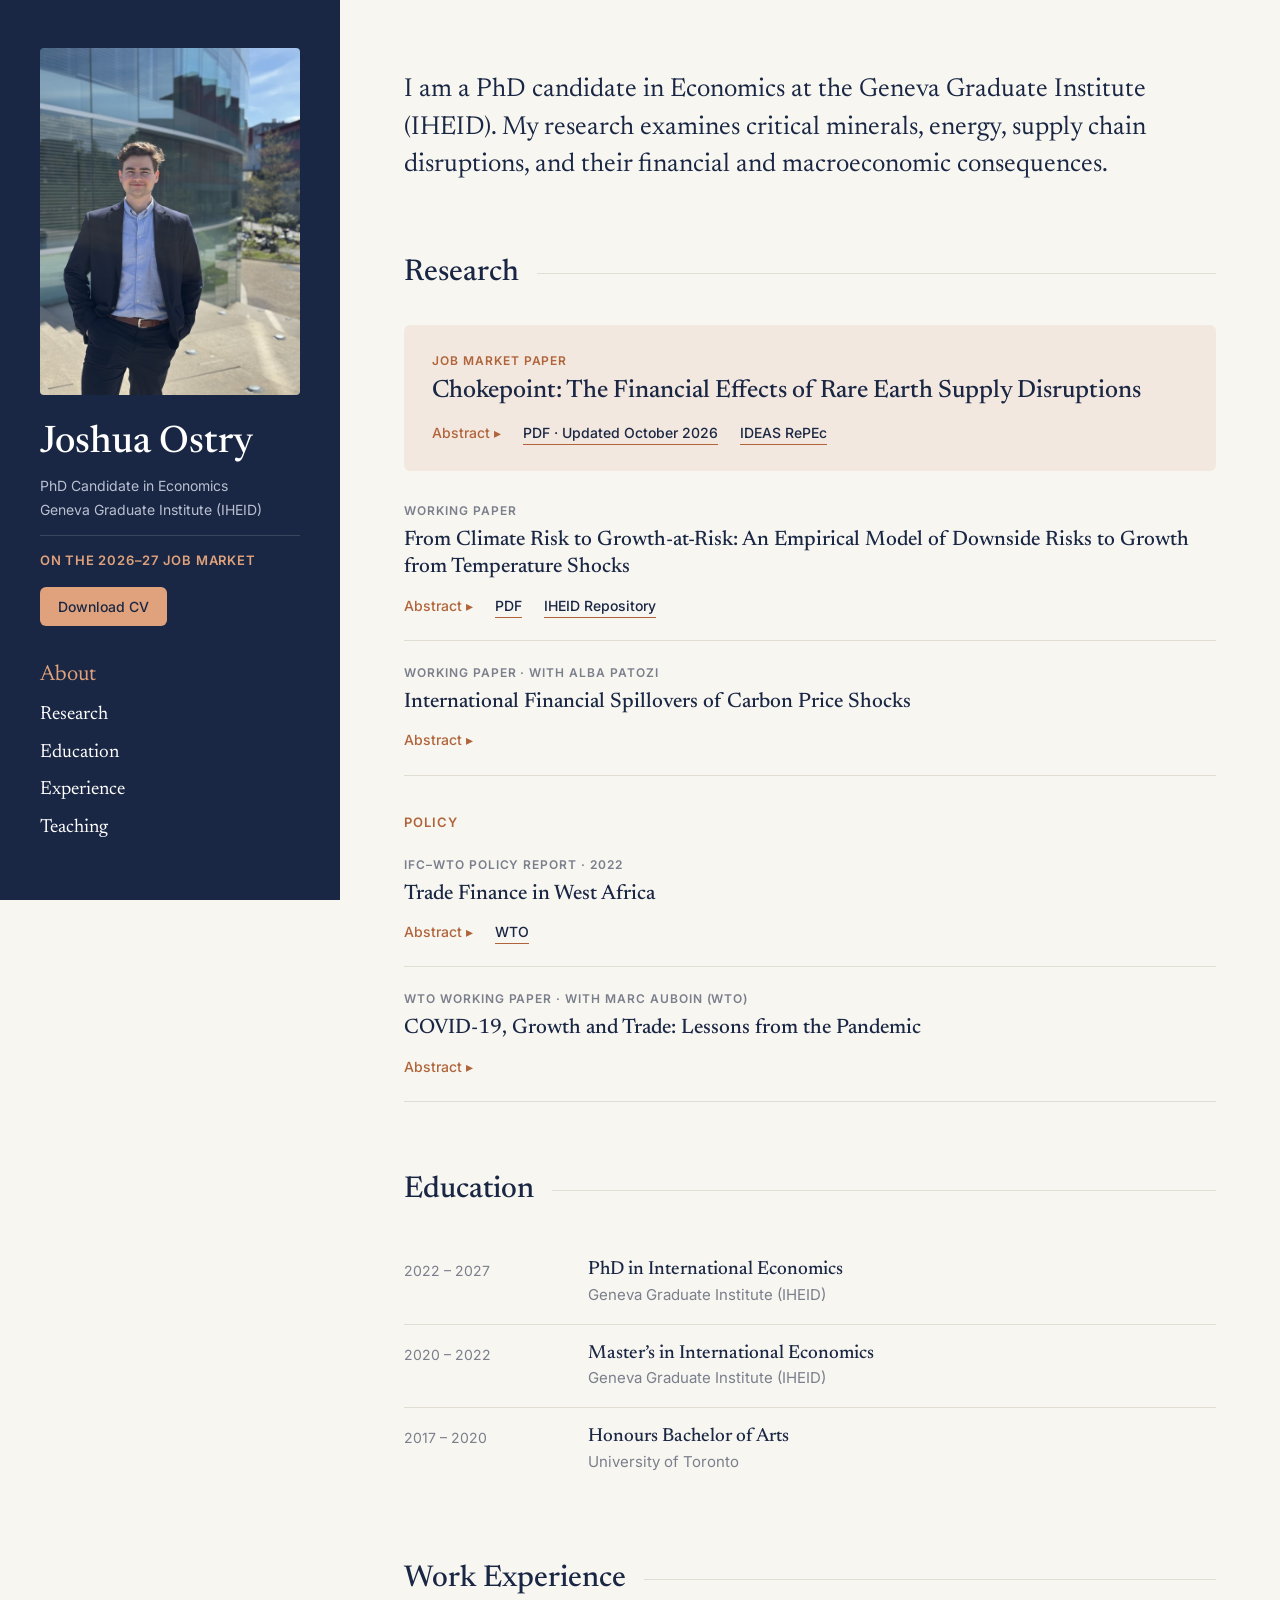
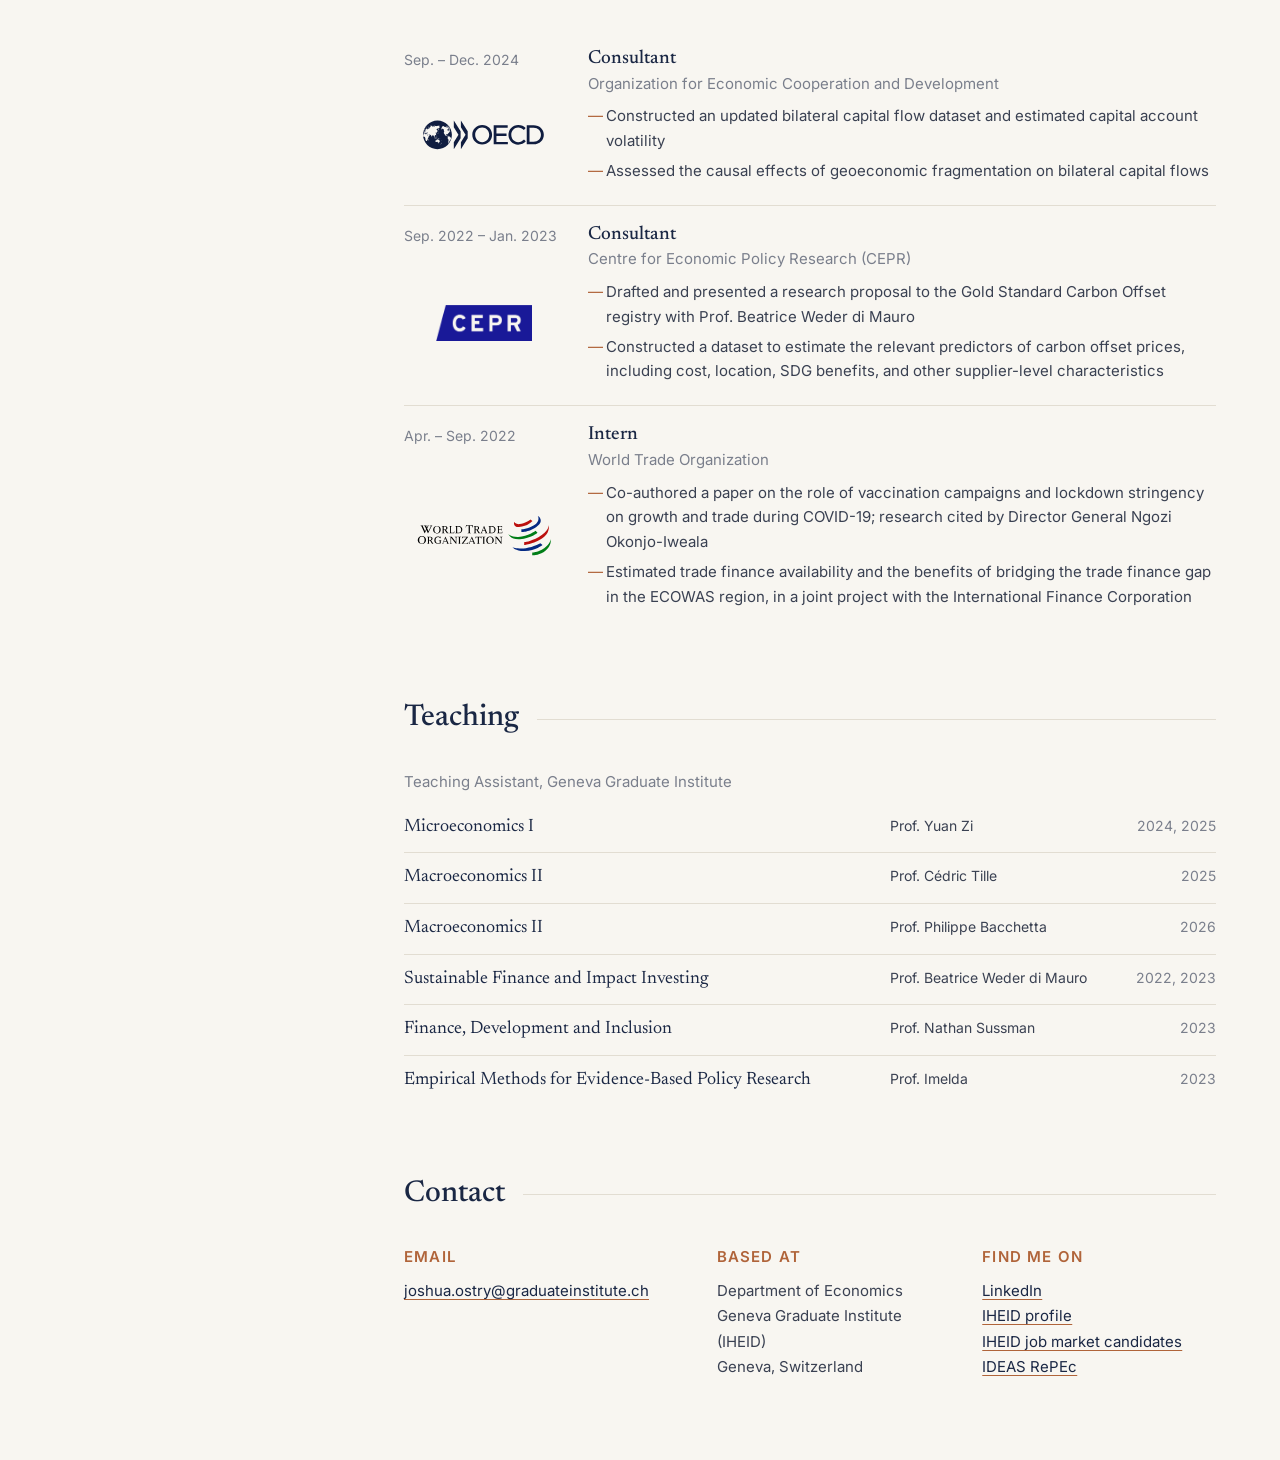
<file: index.html>
<!DOCTYPE html>
<html lang="en">
<head>
    <meta charset="UTF-8">
    <meta name="viewport" content="width=device-width, initial-scale=1.0">
    <title>Joshua Ostry | Economist, Geneva Graduate Institute</title>
    <meta name="description" content="Joshua Ostry is a PhD candidate in Economics at the Geneva Graduate Institute (IHEID), on the 2026-27 job market. Research on critical minerals, energy, and supply chain disruptions.">
    <link rel="canonical" href="https://joshuaostry.github.io/">
    <script type="application/ld+json">
    {
      "@context": "https://schema.org",
      "@type": "Person",
      "name": "Joshua Ostry",
      "url": "https://joshuaostry.github.io/",
      "jobTitle": "PhD Candidate in Economics",
      "affiliation": {
        "@type": "CollegeOrUniversity",
        "name": "Geneva Graduate Institute (IHEID)"
      },
      "sameAs": [
        "https://www.graduateinstitute.ch/discover-institute/joshua-ostry",
        "https://www.linkedin.com/in/joshua-ostry-aa723b204",
        "https://ideas.repec.org/e/pos192.html"
      ]
    }
    </script>
    <link rel="preconnect" href="https://fonts.googleapis.com">
    <link rel="preconnect" href="https://fonts.gstatic.com" crossorigin>
    <link href="https://fonts.googleapis.com/css2?family=Inter:wght@400;500;600&family=Newsreader:opsz,wght@6..72,400;6..72,500;6..72,600&display=swap" rel="stylesheet">
    <link rel="stylesheet" href="style.css">
    <link rel="apple-touch-icon" sizes="180x180" href="favicon/apple-touch-icon.png">
    <link rel="icon" type="image/png" sizes="32x32" href="favicon/favicon-32x32.png">
    <link rel="icon" type="image/png" sizes="16x16" href="favicon/favicon-16x16.png">
    <link rel="manifest" href="favicon/site.webmanifest">
</head>
<body>

<aside class="sidebar">
    <div class="sidebar-inner">
        <img src="photo.jpg" alt="Joshua Ostry" class="portrait">
        <h1>Joshua Ostry</h1>
        <p class="role">PhD Candidate in Economics</p>
        <p class="inst">Geneva Graduate Institute (IHEID)</p>
        <p class="market">On the 2026&ndash;27 job market</p>
        <a href="cv.pdf" target="_blank" class="cv-button">Download CV</a>

        <nav class="side-nav">
            <a href="#about">About</a>
            <a href="#research">Research</a>
            <a href="#education">Education</a>
            <a href="#experience">Experience</a>
            <a href="#teaching">Teaching</a>
        </nav>
    </div>
</aside>

<main class="content">

<section id="about">
    <p class="lede">
        I am a PhD candidate in Economics at the Geneva Graduate Institute (IHEID).
        My research examines critical minerals, energy, supply chain disruptions, and their
        financial and macroeconomic consequences.
    </p>
</section>

<section id="research">
    <h2>Research</h2>

    <article class="paper paper-jmp">
        <p class="paper-label">Job Market Paper</p>
        <h3 class="paper-title">Chokepoint: The Financial Effects of Rare Earth Supply Disruptions</h3>
    
        <div class="paper-meta">
        <details>
            <summary>Abstract</summary>
            <p class="abstract">
                This paper constructs a set of high-frequency, news-based rare earth supply shocks to
                examine how disruptions in these critical inputs affect firm valuations. Using a sample
                of more than 5,600 publicly-traded firms from 2021 to 2026, I show that rare earth supply
                disruptions originating from Chinese export policy cause substitution-constrained
                firms&rsquo; equity prices to decline by 0.8 percentage points relative to unconstrained
                firms. These effects are strongest for American and Japanese firms in the defense,
                battery, semiconductor, and motor vehicle industries. Firms that spend more, both
                directly and indirectly, on rare earths also underperform, a channel distinct from
                substitutability. Moreover, firms that do not use rare earths as inputs are still
                susceptible if they are exposed to China, in line with Chinese rare earth restrictions
                raising uncertainty over a broader decoupling of U.S.&ndash;China supply chains.
                Finally, non-Chinese rare earth producers, which stand to gain when Chinese supply
                tightens, outperform unconstrained firms by 5 percentage points after the same shocks.
                These findings highlight the channels through which the weaponization of
                critical-material supply chains transmits across global markets.
            </p>
        </details>
            <span class="paper-links"><a href="chokepoint.pdf" target="_blank">PDF &middot; Updated October 2026</a>
            <a href="https://ideas.repec.org/p/gii/giihei/heidwp10-2026.html" target="_blank">IDEAS RePEc</a></span>
        </div>
    </article>

    <article class="paper">
        <p class="paper-label">Working Paper</p>
        <h3 class="paper-title">From Climate Risk to Growth-at-Risk: An Empirical Model of Downside Risks to Growth from Temperature Shocks</h3>
    
        <div class="paper-meta">
        <details>
            <summary>Abstract</summary>
            <p class="abstract">
                This paper investigates the degree to which the mean, variance and skewness of a country&rsquo;s temperature distribution worsen downside risks to GDP growth. Using a quantile regression framework for a sample of 124 countries over 37 years, I first document that while rising mean temperatures reduce mean GDP growth, mean temperature shocks have more pronounced effects on worst-case (left-tail) growth outcomes. For poor countries, rising mean temperatures lower left-tail GDP growth by reducing output in both the agricultural and industrial sectors. On the other hand, rising mean temperatures affect worst-case growth in rich countries only through the agricultural sector. Next, I highlight that higher moments of the temperature distribution are also salient predictors of left-tail growth. For rich countries, greater temperature volatility and more extreme cold temperatures &mdash; left-skewed temperature distributions &mdash; forecast weaker agricultural growth. On the other hand, more extreme hot temperatures &mdash; right-skewed distributions &mdash; predict significant deteriorations in agricultural growth in poor countries. Finally, using country case studies, I quantify the degree to which shocks to the moments of the temperature distribution affect the conditional distribution of (sectoral) growth, with an emphasis on the distribution&rsquo;s left tail.
            </p>
        </details>
            <span class="paper-links"><a href="From Climate Risk to Growth-at-Risk.pdf" target="_blank">PDF</a>
            <a href="https://repository.graduateinstitute.ch/record/300613" target="_blank">IHEID Repository</a></span>
        </div>
    </article>

    <article class="paper">
        <p class="paper-label">Working Paper &middot; with Alba Patozi</p>
        <h3 class="paper-title">International Financial Spillovers of Carbon Price Shocks</h3>
    
        <div class="paper-meta">
        <details>
            <summary>Abstract</summary>
            <p class="abstract">
                This paper investigates the degree to which carbon price shocks in the European Union result in financial spillovers to US firms. We begin by constructing a carbon price shock series using a high frequency identification of EU carbon prices around EU ETS regulatory event announcements regarding the supply of carbon allowances. Next, using a local projections panel regression framework for a sample of approximately 3,500 US firms between 2008&ndash;2020, we document that the sales and investment of firms with lower environmental scores are more sensitive to EU carbon price shocks, and that brown firms benefit from increased demand when EU carbon prices rise.
            </p>
        </details>
        </div>
    </article>

    <h3 class="subsection">Policy</h3>

    <article class="paper">
        <p class="paper-label">IFC&ndash;WTO Policy Report &middot; 2022</p>
        <h3 class="paper-title">Trade Finance in West Africa</h3>
    
        <div class="paper-meta">
        <details>
            <summary>Abstract</summary>
            <p class="abstract">Trade finance &mdash; credit facilities used by importers and exporters to transact business &mdash; is routinely provided by banks to importers and exporters in advanced economies but developing countries face chronic shortages. This publication focuses specifically on the situation in the four largest economies in the Economic Community of West African States (ECOWAS), namely C&ocirc;te d&rsquo;Ivoire, Ghana, Nigeria and Senegal. The International Finance Corporation (IFC) and the WTO conducted a survey of banks providing trade finance in the four countries to assess the obstacles faced by borrowers and lenders. The results were then used along with other data to estimate the size of trade finance shortfalls in the four countries and the potential boost to trade that would come from closing those gaps.</p>
        </details>
            <span class="paper-links"><a href="https://www.wto.org/english/res_e/publications_e/tfinwestafrica_e.htm" target="_blank">WTO</a></span>
        </div>
    </article>

    <article class="paper">
        <p class="paper-label">WTO Working Paper &middot; with Marc Auboin (WTO)</p>
        <h3 class="paper-title">COVID-19, Growth and Trade: Lessons from the Pandemic</h3>
    
        <div class="paper-meta">
        <details>
            <summary>Abstract</summary>
            <p class="abstract">
                This paper examines the impact of increased vaccination and lockdown measures on economic growth and trade growth during the COVID-19 pandemic. First, using a panel regression model with data between January 2020 and December 2021, we find that a 1% increase in a country&rsquo;s vaccination rate increases its GDP growth by 0.2% at low vaccination rates, though this effect diminishes as vaccination rates rise. Furthermore, a 1 unit rise in the OxCGRT lockdown stringency index reduces GDP growth by 0.4%, though this negative effect can be mitigated if a country&rsquo;s labor force is able to work from home. Second, we estimate the impact of vaccination rates and lockdown stringency on export growth using a similar panel regression analysis. We find that a country&rsquo;s own vaccination rate and lockdown stringency have no significant effect on its export growth. However, a 1% increase in the global export-weighted vaccination rate increases a country&rsquo;s export growth rate by 0.4%. These results demonstrate the potential benefits of coordinated global vaccination efforts for promoting economic growth and trade, and highlight the need for policies that support remote work to mitigate the negative impacts of lockdowns.
            </p>
        </details>
        </div>
    </article>
</section>

<section id="education">
    <h2>Education</h2>

    <div class="entry">
        <p class="entry-date">2022 &ndash; 2027</p>
        <div>
            <p class="entry-title">PhD in International Economics</p>
            <p class="entry-org">Geneva Graduate Institute (IHEID)</p>
        </div>
    </div>

    <div class="entry">
        <p class="entry-date">2020 &ndash; 2022</p>
        <div>
            <p class="entry-title">Master&rsquo;s in International Economics</p>
            <p class="entry-org">Geneva Graduate Institute (IHEID)</p>
        </div>
    </div>

    <div class="entry">
        <p class="entry-date">2017 &ndash; 2020</p>
        <div>
            <p class="entry-title">Honours Bachelor of Arts</p>
            <p class="entry-org">University of Toronto</p>
        </div>
    </div>
</section>

<section id="experience">
    <h2>Work Experience</h2>

    <div class="entry">
        <div class="entry-side">
            <p class="entry-date">Sep. &ndash; Dec. 2024</p>
            <div class="logo-box"><img src="logos/oecd-current.svg" alt="OECD" class="org-logo"></div>
        </div>
        <div>
            <p class="entry-title">Consultant</p>
            <p class="entry-org">Organization for Economic Cooperation and Development</p>
            <ul class="entry-details">
                <li>Constructed an updated bilateral capital flow dataset and estimated capital account volatility</li>
                <li>Assessed the causal effects of geoeconomic fragmentation on bilateral capital flows</li>
            </ul>
        </div>
    </div>

    <div class="entry">
        <div class="entry-side">
            <p class="entry-date">Sep. 2022 &ndash; Jan. 2023</p>
            <div class="logo-box"><img src="logos/cepr-trimmed.png" alt="CEPR" class="org-logo"></div>
        </div>
        <div>
            <p class="entry-title">Consultant</p>
            <p class="entry-org">Centre for Economic Policy Research (CEPR)</p>
            <ul class="entry-details">
                <li>Drafted and presented a research proposal to the Gold Standard Carbon Offset registry with Prof. Beatrice Weder di Mauro</li>
                <li>Constructed a dataset to estimate the relevant predictors of carbon offset prices, including cost, location, SDG benefits, and other supplier-level characteristics</li>
            </ul>
        </div>
    </div>

    <div class="entry">
        <div class="entry-side">
            <p class="entry-date">Apr. &ndash; Sep. 2022</p>
            <div class="logo-box"><img src="logos/wto.svg" alt="WTO" class="org-logo"></div>
        </div>
        <div>
            <p class="entry-title">Intern</p>
            <p class="entry-org">World Trade Organization</p>
            <ul class="entry-details">
                <li>Co-authored a paper on the role of vaccination campaigns and lockdown stringency on growth and trade during COVID-19; research cited by Director General Ngozi Okonjo-Iweala</li>
                <li>Estimated trade finance availability and the benefits of bridging the trade finance gap in the ECOWAS region, in a joint project with the International Finance Corporation</li>
            </ul>
        </div>
    </div>
</section>

<section id="teaching">
    <h2>Teaching</h2>
    <p class="teaching-role">Teaching Assistant, Geneva Graduate Institute</p>
    <div class="course-list">
        <div class="course">
            <p class="course-name">Microeconomics I</p>
            <p class="course-prof">Prof. Yuan Zi</p>
            <p class="course-year">2024, 2025</p>
        </div>
        <div class="course">
            <p class="course-name">Macroeconomics II</p>
            <p class="course-prof">Prof. C&eacute;dric Tille</p>
            <p class="course-year">2025</p>
        </div>
        <div class="course">
            <p class="course-name">Macroeconomics II</p>
            <p class="course-prof">Prof. Philippe Bacchetta</p>
            <p class="course-year">2026</p>
        </div>
        <div class="course">
            <p class="course-name">Sustainable Finance and Impact Investing</p>
            <p class="course-prof">Prof. Beatrice Weder di Mauro</p>
            <p class="course-year">2022, 2023</p>
        </div>
        <div class="course">
            <p class="course-name">Finance, Development and Inclusion</p>
            <p class="course-prof">Prof. Nathan Sussman</p>
            <p class="course-year">2023</p>
        </div>
        <div class="course">
            <p class="course-name">Empirical Methods for Evidence-Based Policy Research</p>
            <p class="course-prof">Prof. Imelda</p>
            <p class="course-year">2023</p>
        </div>
    </div>
</section>

<section id="contact">
    <h2>Contact</h2>
    <div class="contact-grid">
        <div>
            <p class="contact-label">Email</p>
            <p><a href="mailto:joshua.ostry@graduateinstitute.ch">joshua.ostry@graduateinstitute.ch</a></p>
        </div>
        <div>
            <p class="contact-label">Based at</p>
            <p>Department of Economics<br>Geneva Graduate Institute (IHEID)<br>Geneva, Switzerland</p>
        </div>
        <div>
            <p class="contact-label">Find me on</p>
            <p class="elsewhere">
                <a href="https://www.linkedin.com/in/joshua-ostry-aa723b204" target="_blank">LinkedIn</a>
                <a href="https://www.graduateinstitute.ch/discover-institute/joshua-ostry" target="_blank">IHEID profile</a>
                <a href="https://www.graduateinstitute.ch/academic-departments/international-economics/job-market-candidates" target="_blank">IHEID job market candidates</a>
                <a href="https://ideas.repec.org/e/pos192.html" target="_blank">IDEAS RePEc</a>
            </p>
        </div>
    </div>
</section>


</main>

<script>
    // Highlight the sidebar link for the section currently in view
    (function () {
        var links = Array.prototype.slice.call(document.querySelectorAll('.side-nav a'));
        var sections = links.map(function (a) {
            return document.querySelector(a.getAttribute('href'));
        });

        function update() {
            var marker = 120;
            var current = 0;
            sections.forEach(function (s, i) {
                if (s && s.getBoundingClientRect().top <= marker) current = i;
            });
            if (window.innerHeight + window.scrollY >= document.documentElement.scrollHeight - 2) {
                current = sections.length - 1;
            }
            links.forEach(function (a, i) {
                a.classList.toggle('active', i === current);
            });
        }

        window.addEventListener('scroll', update, { passive: true });
        window.addEventListener('resize', update);
        update();
    })();
</script>

</body>
</html>
</file>
<file: style.css>
:root {
    --bg: #f8f6f1;
    --navy: #1a2744;
    --navy-deep: #141f38;
    --text: #3a4152;
    --muted: #7a7f8c;
    --line: #e2ddd2;
    --accent: #b0643a;
    --accent-light: #e0a27c;
    --accent-soft: #f3e8df;
    --serif: 'Newsreader', Georgia, 'Times New Roman', serif;
    --sans: 'Inter', -apple-system, BlinkMacSystemFont, 'Helvetica Neue', Arial, sans-serif;
    --sidebar: 340px;
}

* {
    margin: 0;
    padding: 0;
    box-sizing: border-box;
}

html {
    scroll-behavior: smooth;
}

body {
    font-family: var(--sans);
    font-size: 16px;
    line-height: 1.65;
    color: var(--text);
    background: var(--bg);
    -webkit-font-smoothing: antialiased;
}

a {
    color: var(--navy);
}

/* Sidebar */
.sidebar {
    position: fixed;
    top: 0;
    left: 0;
    bottom: 0;
    width: var(--sidebar);
    background: var(--navy);
    color: #d5dae6;
    overflow: hidden;
}

.sidebar-inner {
    padding: 48px 40px 40px;
}

.portrait {
    display: block;
    width: auto;
    max-width: 100%;
    height: auto;
    max-height: max(200px, calc(100vh - 540px));
    border-radius: 4px;
    margin-bottom: 28px;
}

.sidebar h1 {
    font-family: var(--serif);
    font-size: 38px;
    font-weight: 500;
    line-height: 1.1;
    color: #fff;
    margin-bottom: 10px;
}

.role,
.inst {
    font-size: 14px;
    color: #b9c0d0;
}

.market {
    font-size: 13px;
    font-weight: 600;
    letter-spacing: 0.06em;
    text-transform: uppercase;
    color: var(--accent-light);
    margin-top: 14px;
    padding-top: 14px;
    border-top: 1px solid rgba(255, 255, 255, 0.14);
}

.cv-button {
    display: inline-block;
    margin-top: 16px;
    font-size: 14px;
    font-weight: 500;
    color: var(--navy);
    background: var(--accent-light);
    text-decoration: none;
    padding: 8px 18px;
    border-radius: 6px;
    transition: background 0.15s;
}

.cv-button:hover {
    background: #fff;
}

.side-nav {
    display: flex;
    flex-direction: column;
    margin: 28px 0;
}

.side-nav a {
    font-family: var(--serif);
    font-size: 19px;
    color: #fff;
    text-decoration: none;
    padding: 3px 0;
    transition: color 0.2s, font-size 0.2s, padding-left 0.15s;
}

/* Scroll highlighting: desktop only, where the sidebar stays in view */
@media (min-width: 761px) {
    .side-nav a.active {
        color: var(--accent-light);
        font-size: 22px;
    }
}

.side-nav a:hover {
    color: var(--accent-light);
    padding-left: 6px;
}

.side-links {
    list-style: none;
    padding-top: 22px;
    border-top: 1px solid rgba(255, 255, 255, 0.14);
}

.side-links li {
    margin-bottom: 6px;
}

.side-links a {
    font-size: 14px;
    color: #d5dae6;
    text-decoration: none;
    border-bottom: 1px solid rgba(224, 162, 124, 0.5);
    word-break: break-word;
    transition: color 0.15s, border-color 0.15s;
}

.side-links a:hover {
    color: #fff;
    border-color: var(--accent-light);
}

/* Main content */
.content {
    margin-left: var(--sidebar);
    padding: 0 64px;
}

.content section {
    max-width: 900px;
    margin: 0 auto;
    padding: 56px 0 8px;
}

.content section#about {
    padding-top: 72px;
}

.content section#contact {
    padding-bottom: 80px;
}

.lede {
    font-family: var(--serif);
    font-size: 26px;
    line-height: 1.45;
    color: var(--navy);
}

h2 {
    display: flex;
    align-items: center;
    gap: 18px;
    font-family: var(--serif);
    font-size: 30px;
    font-weight: 500;
    color: var(--navy);
    margin-bottom: 26px;
}

h2::after {
    content: "";
    flex: 1;
    height: 1px;
    background: var(--line);
}

/* Research */
.paper {
    padding: 22px 0;
    border-bottom: 1px solid var(--line);
}

.paper-jmp {
    background: var(--accent-soft);
    border: none;
    border-radius: 6px;
    padding: 26px 28px;
    margin-bottom: 8px;
}

.paper-label {
    font-size: 12px;
    font-weight: 600;
    letter-spacing: 0.08em;
    text-transform: uppercase;
    color: var(--muted);
    margin-bottom: 6px;
}

.paper-jmp .paper-label {
    color: var(--accent);
}

.paper-title {
    font-family: var(--serif);
    font-size: 21px;
    font-weight: 500;
    line-height: 1.3;
    color: var(--navy);
    margin-bottom: 10px;
}

.paper-jmp .paper-title {
    font-size: 25px;
}

.paper-meta {
    display: flex;
    flex-wrap: wrap;
    align-items: baseline;
    gap: 6px 22px;
}

.paper-meta details[open] {
    flex-basis: 100%;
}

details summary {
    display: inline;
    font-size: 14px;
    font-weight: 500;
    color: var(--accent);
    cursor: pointer;
    list-style: none;
    user-select: none;
}

details summary::-webkit-details-marker {
    display: none;
}

details summary::after {
    content: " \25B8";
}

details[open] summary::after {
    content: " \25BE";
}

.abstract {
    font-size: 15px;
    line-height: 1.7;
    margin-top: 10px;
}

.paper-links {
    display: inline-flex;
    flex-wrap: wrap;
    gap: 6px 22px;
}

.paper-links a {
    font-size: 14px;
    font-weight: 500;
    color: var(--navy);
    text-decoration: none;
    border-bottom: 1px solid var(--accent);
    transition: color 0.15s;
}

.paper-links a:hover {
    color: var(--accent);
}

.subsection {
    font-size: 13px;
    font-weight: 600;
    letter-spacing: 0.08em;
    text-transform: uppercase;
    color: var(--accent);
    margin: 36px 0 0;
}

/* Education and experience */
.entry {
    display: grid;
    grid-template-columns: 160px 1fr;
    gap: 24px;
    padding: 16px 0;
    border-bottom: 1px solid var(--line);
}

.entry:last-child {
    border-bottom: none;
}

.entry-date {
    font-size: 14px;
    color: var(--muted);
    padding-top: 2px;
}

.entry-side {
    display: flex;
    flex-direction: column;
}

.logo-box {
    flex: 1;
    display: flex;
    align-items: center;
    justify-content: center;
    min-height: 56px;
    margin-top: 10px;
}

.org-logo {
    display: block;
    height: 30px;
    width: auto;
    max-width: 160px;
    object-fit: contain;
}

.org-logo[alt="CEPR"] {
    height: 36px;
}

.org-logo[alt="WTO"] {
    height: 40px;
}

.entry-title {
    font-family: var(--serif);
    font-size: 19px;
    font-weight: 500;
    line-height: 1.35;
    color: var(--navy);
}

.entry-org {
    font-size: 15px;
    color: var(--muted);
}

.entry-details {
    list-style: none;
    margin-top: 8px;
}

.entry-details li {
    position: relative;
    font-size: 15px;
    padding-left: 18px;
    margin-bottom: 5px;
}

.entry-details li::before {
    content: "\2014";
    position: absolute;
    left: 0;
    color: var(--accent);
}

/* Teaching */
.teaching-role {
    font-size: 15px;
    color: var(--muted);
    margin-bottom: 8px;
}

.course {
    display: grid;
    grid-template-columns: 1fr 220px 90px;
    gap: 16px;
    align-items: baseline;
    padding: 10px 0;
    border-bottom: 1px solid var(--line);
}

.course:last-child {
    border-bottom: none;
}

.course-name {
    font-family: var(--serif);
    font-size: 18px;
    color: var(--navy);
}

.course-prof {
    font-size: 14px;
}

.course-year {
    font-size: 14px;
    color: var(--muted);
    text-align: right;
}

/* Contact */
#contact p {
    font-size: 15px;
}

#contact a {
    text-decoration-color: var(--accent);
    text-underline-offset: 3px;
}

.contact-grid {
    display: grid;
    grid-template-columns: 1.2fr 1fr 1fr;
    gap: 32px;
}

.contact-label {
    font-size: 12px;
    font-weight: 600;
    letter-spacing: 0.08em;
    text-transform: uppercase;
    color: var(--accent);
    margin-bottom: 8px;
}

#contact .contact-grid p:not(.contact-label) {
    color: var(--text);
    line-height: 1.7;
}

.elsewhere a {
    display: block;
    width: fit-content;
}

.footer {
    max-width: 900px;
    margin: 64px auto 0;
    padding: 24px 0 40px;
    border-top: 1px solid var(--line);
    font-size: 13px;
    color: var(--muted);
}

/* Narrow laptops and tablets */
@media (max-width: 1000px) {
    :root {
        --sidebar: 290px;
    }

    .sidebar-inner {
        padding: 40px 32px 32px;
    }

    .content {
        padding: 0 40px;
    }
}

/* Phones */
@media (max-width: 760px) {
    .sidebar {
        position: static;
        width: auto;
        overflow: visible;
    }

    .sidebar-inner {
        padding: 32px 16px 28px;
    }

    .portrait {
        max-width: 220px;
        max-height: none;
    }

    .sidebar h1 {
        font-size: 34px;
    }

    .side-nav {
        flex-direction: row;
        flex-wrap: wrap;
        gap: 2px 18px;
        margin: 22px 0;
    }

    .side-nav a:hover {
        padding-left: 0;
    }

    .content {
        margin-left: 0;
        padding: 0 16px;
    }

    .content section#about {
        padding-top: 40px;
    }

    .content section {
        padding-top: 44px;
    }

    .lede {
        font-size: 21px;
    }

    h2 {
        font-size: 26px;
    }

    .paper-jmp {
        padding: 22px 18px;
    }

    .paper-title {
        font-size: 19px;
    }

    .paper-jmp .paper-title {
        font-size: 21px;
    }

    .entry {
        grid-template-columns: 1fr;
        gap: 2px;
    }

    .logo-box {
        justify-content: flex-start;
        min-height: 0;
        margin: 8px 0 6px;
    }

    .course {
        grid-template-columns: 1fr;
        gap: 0;
    }

    .course-year {
        text-align: left;
    }

    .contact-grid {
        grid-template-columns: 1fr;
        gap: 22px;
    }
}
</file>
